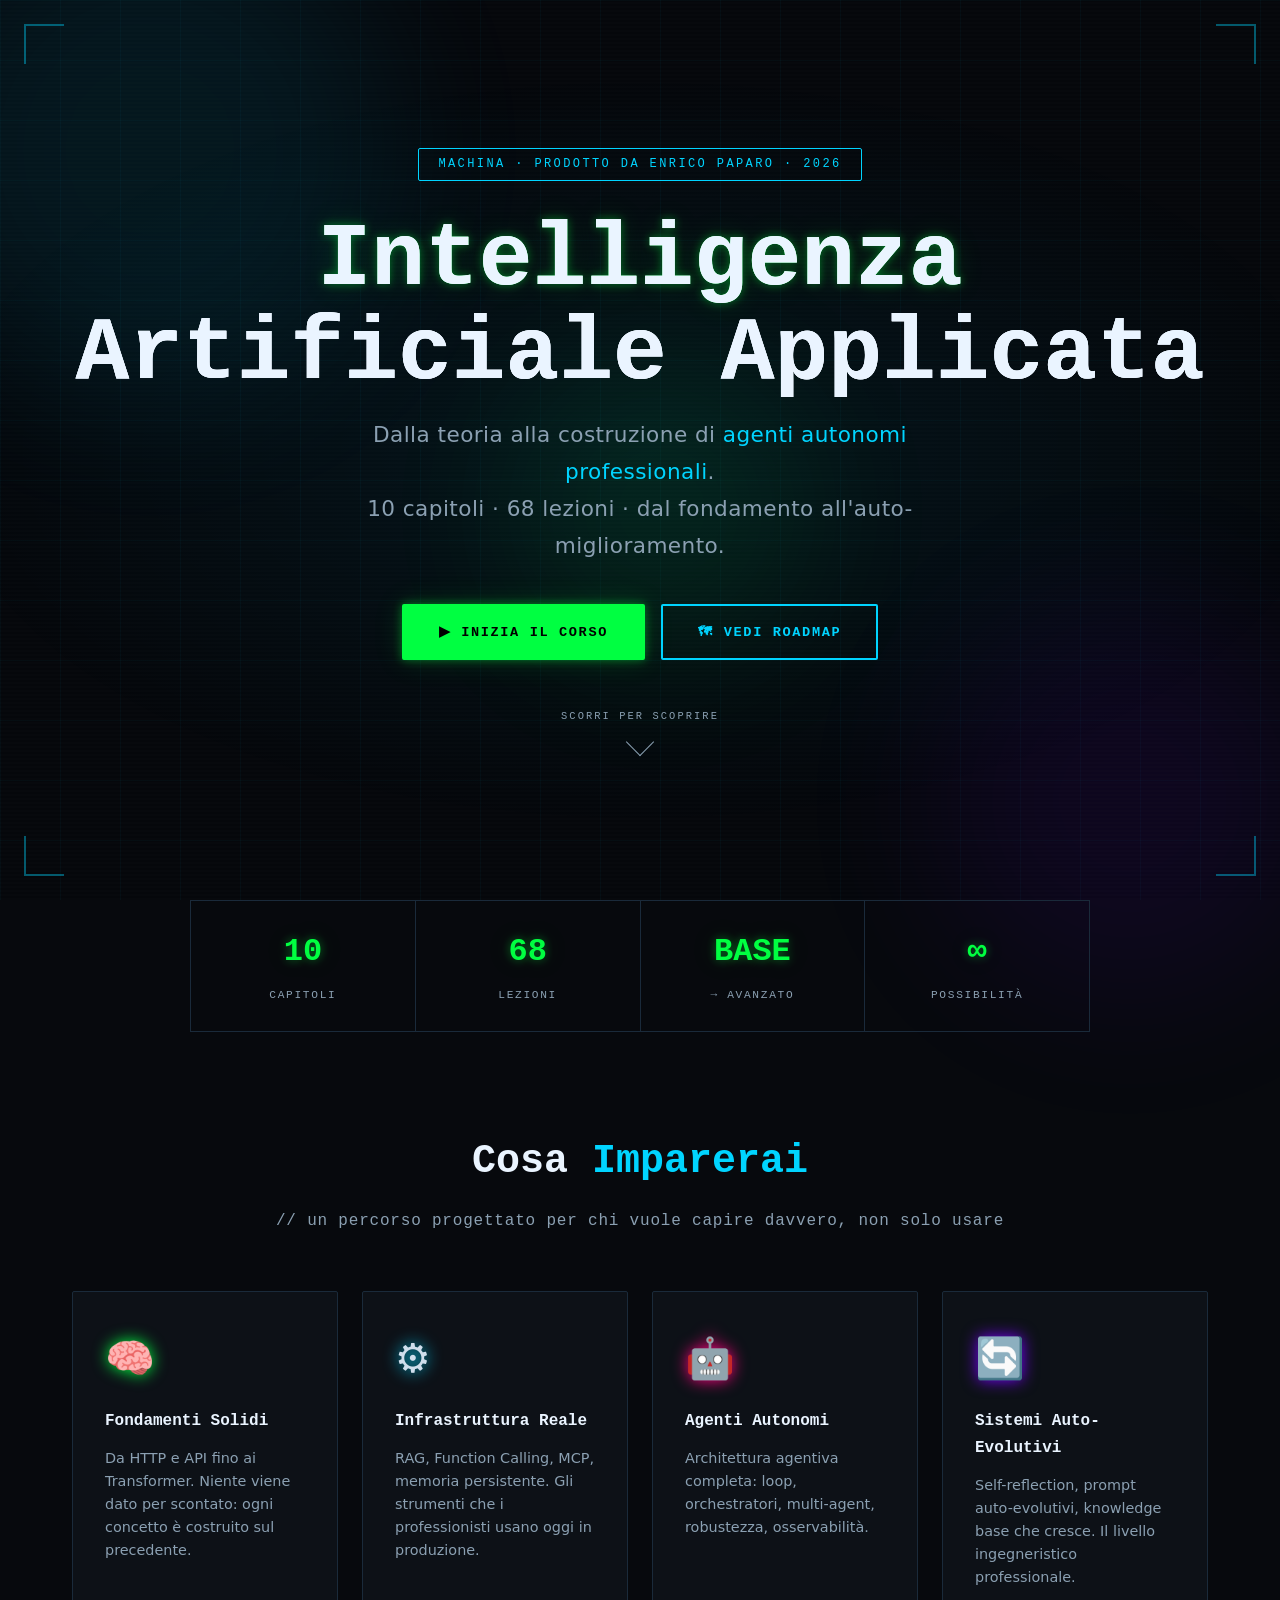
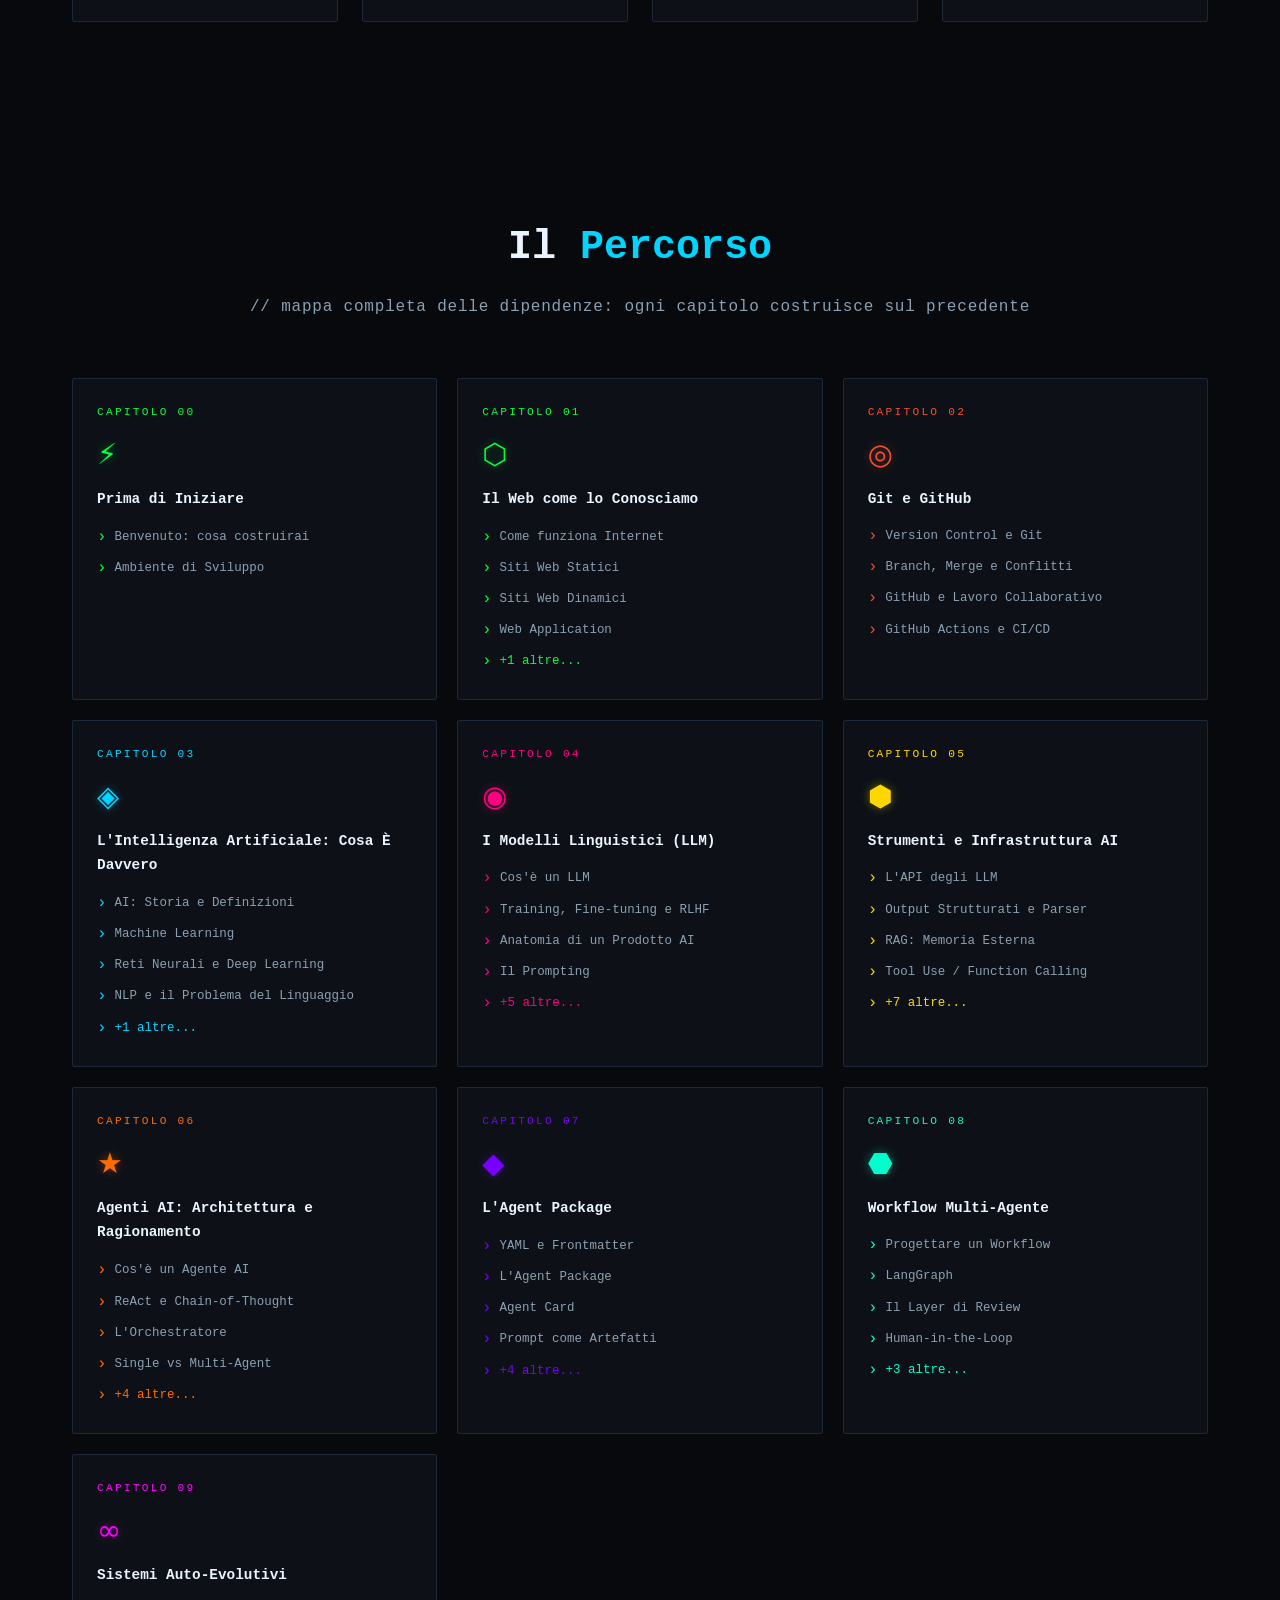
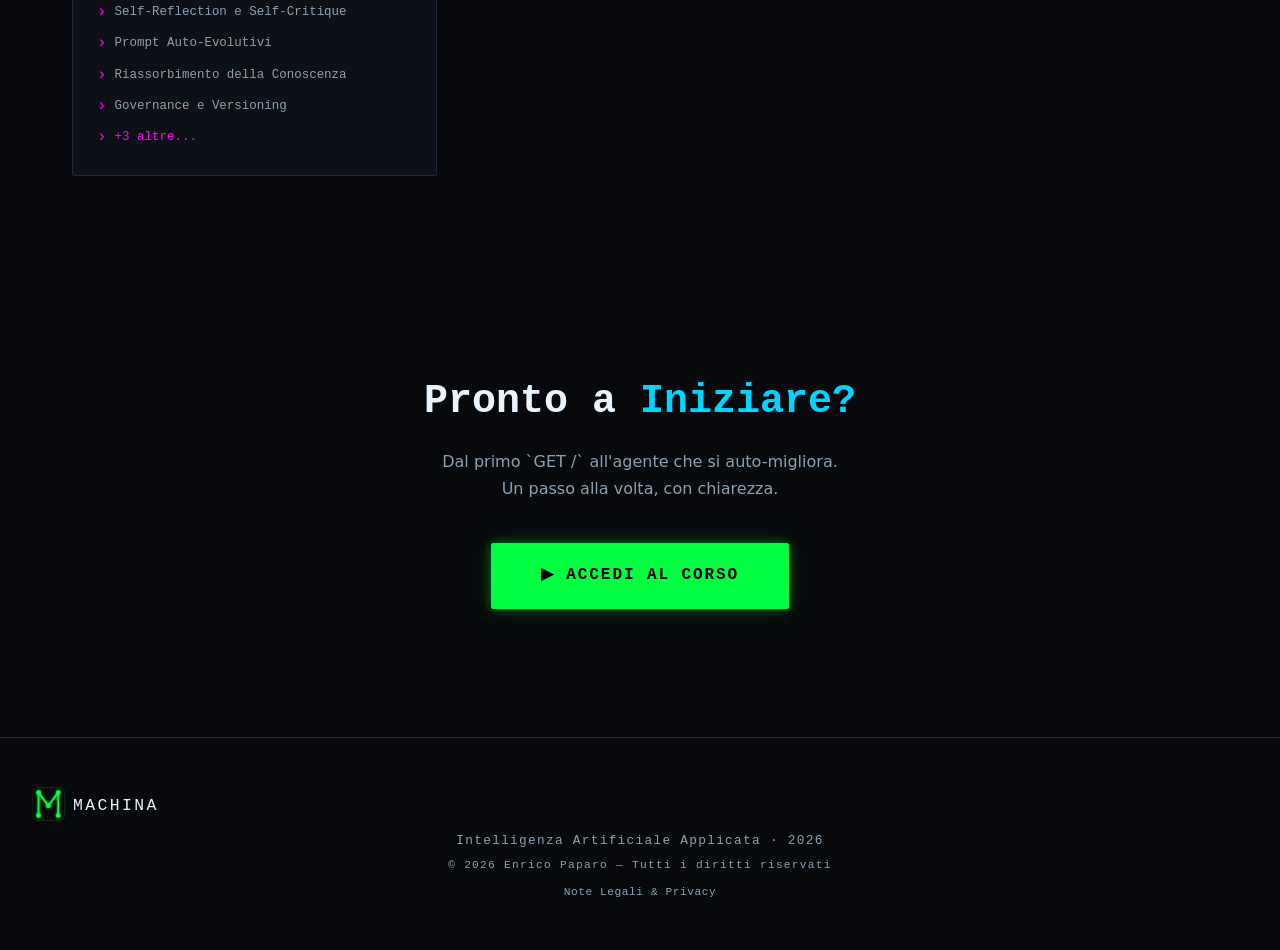
<file: index.html>
<!DOCTYPE html>
<html lang="it">
<head>
  <meta charset="UTF-8">
  <meta name="viewport" content="width=device-width, initial-scale=1.0">
  <title>MACHINA — Intelligenza Artificiale Applicata</title>
  <meta name="description" content="Intelligenza Artificiale Applicata: dalla teoria alla costruzione di agenti professionali. 10 capitoli, 68 lezioni.">
  <link rel="icon" type="image/svg+xml" href="favicon.svg">
  <link rel="stylesheet" href="assets/style.css">
  <style>
    /* Landing-only extras */
    .hero-scroll-hint {
      position: absolute;
      bottom: 2rem;
      left: 50%;
      transform: translateX(-50%);
      display: flex;
      flex-direction: column;
      align-items: center;
      gap: .4rem;
      color: var(--text-dim);
      font-family: 'Share Tech Mono', monospace;
      font-size: .65rem;
      letter-spacing: .2em;
      text-transform: uppercase;
      animation: fadeInUp 1s ease 1.2s both;
    }
    .scroll-arrow {
      width: 20px; height: 20px;
      border-right: 1px solid var(--text-dim);
      border-bottom: 1px solid var(--text-dim);
      transform: rotate(45deg);
      animation: float 1.5s ease-in-out infinite;
    }

    /* Animated corner decorators */
    .corner {
      position: absolute;
      width: 40px; height: 40px;
      border-color: var(--cyan);
      border-style: solid;
      opacity: .4;
    }
    .corner-tl { top: 1.5rem; left: 1.5rem; border-width: 2px 0 0 2px; }
    .corner-tr { top: 1.5rem; right: 1.5rem; border-width: 2px 2px 0 0; }
    .corner-bl { bottom: 1.5rem; left: 1.5rem; border-width: 0 0 2px 2px; }
    .corner-br { bottom: 1.5rem; right: 1.5rem; border-width: 0 2px 2px 0; }

    /* Floating hex particles */
    .particles { position: fixed; inset: 0; pointer-events: none; overflow: hidden; z-index: 0; }
    .particle {
      position: absolute;
      font-family: 'Share Tech Mono', monospace;
      font-size: .9rem;
      color: var(--green);
      opacity: 0;
      animation: particle-drift linear infinite;
    }
    @keyframes particle-drift {
      0%   { opacity: 0; transform: translateY(0) rotate(0deg); }
      10%  { opacity: .15; }
      90%  { opacity: .08; }
      100% { opacity: 0; transform: translateY(-100vh) rotate(360deg); }
    }

    /* Glowing orbs */
    .orb {
      position: fixed; border-radius: 50%;
      filter: blur(80px);
      pointer-events: none; z-index: 0; opacity: .08;
    }
    .orb-1 { width: 500px; height: 500px; background: var(--cyan);    top: -100px; left: -100px; }
    .orb-2 { width: 400px; height: 400px; background: var(--purple);  bottom: -100px; right: -50px; }
    .orb-3 { width: 300px; height: 300px; background: var(--green);   top: 40%; left: 40%; }

    /* Feature card delays */
    .feature-card:nth-child(1) { animation-delay: .1s; }
    .feature-card:nth-child(2) { animation-delay: .2s; }
    .feature-card:nth-child(3) { animation-delay: .3s; }
    .feature-card:nth-child(4) { animation-delay: .4s; }

    /* Roadmap card delays */
    .roadmap-card { animation: fadeInUp .5s ease both; }
    .roadmap-card:nth-child(1) { animation-delay: .1s; }
    .roadmap-card:nth-child(2) { animation-delay: .15s; }
    .roadmap-card:nth-child(3) { animation-delay: .2s; }
    .roadmap-card:nth-child(4) { animation-delay: .25s; }
    .roadmap-card:nth-child(5) { animation-delay: .3s; }
    .roadmap-card:nth-child(6) { animation-delay: .35s; }
    .roadmap-card:nth-child(7) { animation-delay: .4s; }
    .roadmap-card:nth-child(8) { animation-delay: .45s; }

    /* Intersection observer animations */
    .reveal { opacity: 0; transform: translateY(30px); transition: opacity .6s ease, transform .6s ease; }
    .reveal.visible { opacity: 1; transform: translateY(0); }
  </style>
</head>
<body>

<!-- Background layers -->
<div class="grid-bg"></div>
<div class="orb orb-1"></div>
<div class="orb orb-2"></div>
<div class="orb orb-3"></div>
<div class="particles" id="particles"></div>

<!-- ══ HERO ════════════════════════════════════════════════════ -->
<section class="hero">
  <div class="corner corner-tl"></div>
  <div class="corner corner-tr"></div>
  <div class="corner corner-bl"></div>
  <div class="corner corner-br"></div>

  <div class="hero-badge">MACHINA · Prodotto da Enrico Paparo · 2026</div>

  <h1 class="hero-title" data-text="Intelligenza Artificiale Applicata">
    <span class="accent">Intelligenza</span><br>Artificiale Applicata
  </h1>

  <p class="hero-sub">
    Dalla teoria alla costruzione di <em>agenti autonomi professionali</em>.<br>
    10 capitoli · 68 lezioni · dal fondamento all'auto-miglioramento.
  </p>

  <div class="hero-cta">
    <a href="corso.html" class="btn btn-primary">▶ Inizia il Corso</a>
    <a href="corso.html#roadmap" class="btn btn-outline">🗺 Vedi Roadmap</a>
  </div>

  <div class="hero-scroll-hint" style="margin-top:3rem;position:relative;bottom:auto;left:auto;transform:none">
    <span>SCORRI PER SCOPRIRE</span>
    <div class="scroll-arrow"></div>
  </div>
</section>

<!-- ══ STATS ════════════════════════════════════════════════════ -->
<div class="stats-bar reveal">
  <div class="stat">
    <span class="stat-num" data-target="10">0</span>
    <span class="stat-label">Capitoli</span>
  </div>
  <div class="stat">
    <span class="stat-num" data-target="68">0</span>
    <span class="stat-label">Lezioni</span>
  </div>
  <div class="stat">
    <span class="stat-num">BASE</span>
    <span class="stat-label">→ AVANZATO</span>
  </div>
  <div class="stat">
    <span class="stat-num">∞</span>
    <span class="stat-label">Possibilità</span>
  </div>
</div>

<!-- ══ FEATURES ════════════════════════════════════════════════ -->
<section class="section reveal">
  <h2 class="section-title">Cosa <span class="accent">Imparerai</span></h2>
  <p class="section-sub">// un percorso progettato per chi vuole capire davvero, non solo usare</p>

  <div class="features-grid">
    <div class="feature-card" style="--card-color: #00ff41">
      <span class="feature-icon">🧠</span>
      <h3 class="feature-title">Fondamenti Solidi</h3>
      <p class="feature-desc">Da HTTP e API fino ai Transformer. Niente viene dato per scontato: ogni concetto è costruito sul precedente.</p>
    </div>
    <div class="feature-card" style="--card-color: #00d4ff">
      <span class="feature-icon">⚙️</span>
      <h3 class="feature-title">Infrastruttura Reale</h3>
      <p class="feature-desc">RAG, Function Calling, MCP, memoria persistente. Gli strumenti che i professionisti usano oggi in produzione.</p>
    </div>
    <div class="feature-card" style="--card-color: #ff0080">
      <span class="feature-icon">🤖</span>
      <h3 class="feature-title">Agenti Autonomi</h3>
      <p class="feature-desc">Architettura agentiva completa: loop, orchestratori, multi-agent, robustezza, osservabilità.</p>
    </div>
    <div class="feature-card" style="--card-color: #7700ff">
      <span class="feature-icon">🔄</span>
      <h3 class="feature-title">Sistemi Auto-Evolutivi</h3>
      <p class="feature-desc">Self-reflection, prompt auto-evolutivi, knowledge base che cresce. Il livello ingegneristico professionale.</p>
    </div>
  </div>
</section>

<!-- ══ ROADMAP ══════════════════════════════════════════════════ -->
<section class="section reveal">
  <h2 class="section-title">Il <span class="accent">Percorso</span></h2>
  <p class="section-sub">// mappa completa delle dipendenze: ogni capitolo costruisce sul precedente</p>

  <div class="roadmap-grid" id="landing-roadmap">
    <!-- Built by JS -->
  </div>
</section>

<!-- ══ CTA FINALE ═══════════════════════════════════════════════ -->
<section class="section reveal" style="text-align:center;padding-bottom:8rem">
  <div style="max-width:560px;margin:0 auto">
    <h2 class="section-title" style="margin-bottom:.75rem">
      Pronto a <span class="accent">Iniziare?</span>
    </h2>
    <p style="color:var(--text-dim);margin-bottom:2.5rem;font-size:1rem">
      Dal primo `GET /` all'agente che si auto-migliora.<br>
      Un passo alla volta, con chiarezza.
    </p>
    <a href="corso.html" class="btn btn-primary" style="font-size:1rem;padding:1.1rem 3rem">
      ▶ Accedi al Corso
    </a>
  </div>
</section>

<!-- ══ FOOTER ═══════════════════════════════════════════════════ -->
<footer class="site-footer">
  <div class="logo-text">
    <img src="assets/logo.svg" alt="MACHINA" class="footer-logo-img">
  </div>
  <div style="margin-top:.5rem">Intelligenza Artificiale Applicata · 2026</div>
  <div style="margin-top:.25rem;font-size:.7rem;color:var(--text-dim)">© 2026 Enrico Paparo — Tutti i diritti riservati</div>
  <div style="margin-top:.5rem;font-size:.7rem">
    <a href="legal.html" style="color:var(--text-dim);text-decoration:none;letter-spacing:.05em;font-family:'Share Tech Mono',monospace">Note Legali &amp; Privacy</a>
  </div>
</footer>

<script>
  /* ── Particles ─────────────────────────────────────────────── */
  const particleChars = ['⬡','◈','◉','★','∞','◆','⬢','⬣','▲','▶'];
  const container = document.getElementById('particles');
  for (let i = 0; i < 25; i++) {
    const p = document.createElement('div');
    p.className = 'particle';
    p.textContent = particleChars[Math.floor(Math.random() * particleChars.length)];
    p.style.left = Math.random() * 100 + 'vw';
    p.style.animationDuration = (10 + Math.random() * 20) + 's';
    p.style.animationDelay = (Math.random() * 15) + 's';
    p.style.fontSize = (0.5 + Math.random() * 1) + 'rem';
    container.appendChild(p);
  }

  /* ── Counter animation ─────────────────────────────────────── */
  function animateCounter(el) {
    const target = parseInt(el.dataset.target);
    if (isNaN(target)) return;
    let current = 0;
    const step = Math.ceil(target / 40);
    const timer = setInterval(() => {
      current = Math.min(current + step, target);
      el.textContent = current;
      if (current >= target) clearInterval(timer);
    }, 40);
  }

  /* ── Intersection observer ─────────────────────────────────── */
  const observer = new IntersectionObserver((entries) => {
    entries.forEach(entry => {
      if (entry.isIntersecting) {
        entry.target.classList.add('visible');
        // Animate counters when stats bar becomes visible
        entry.target.querySelectorAll('[data-target]').forEach(animateCounter);
        observer.unobserve(entry.target);
      }
    });
  }, { threshold: .15 });

  document.querySelectorAll('.reveal').forEach(el => observer.observe(el));

  /* ── Build roadmap cards ───────────────────────────────────── */
  const MANIFEST_DATA = {
    roadmap: [
      { id:'capitolo-00-setup', numero:0, titolo:'Prima di Iniziare', icona:'⚡', colore:'#00ff41',
        lezioni: [{titolo:'Benvenuto: cosa costruirai'},{titolo:'Ambiente di Sviluppo'}] },
      { id:'capitolo-01-il-web', numero:1, titolo:'Il Web come lo Conosciamo', icona:'⬡', colore:'#00ff41',
        lezioni: [{titolo:'Come funziona Internet'},{titolo:'Siti Web Statici'},{titolo:'Siti Web Dinamici'},{titolo:'Web Application'},{titolo:'Le API'}] },
      { id:'capitolo-02-git-github', numero:2, titolo:'Git e GitHub', icona:'◎', colore:'#f05033',
        lezioni: [{titolo:'Version Control e Git'},{titolo:'Branch, Merge e Conflitti'},{titolo:'GitHub e Lavoro Collaborativo'},{titolo:'GitHub Actions e CI/CD'}] },
      { id:'capitolo-03-intelligenza-artificiale', numero:3, titolo:"L'Intelligenza Artificiale: Cosa È Davvero", icona:'◈', colore:'#00d4ff',
        lezioni: [{titolo:'AI: Storia e Definizioni'},{titolo:'Machine Learning'},{titolo:'Reti Neurali e Deep Learning'},{titolo:'NLP e il Problema del Linguaggio'},{titolo:"L'architettura Transformer"}] },
      { id:'capitolo-04-llm', numero:4, titolo:'I Modelli Linguistici (LLM)', icona:'◉', colore:'#ff0080',
        lezioni: [{titolo:"Cos'è un LLM"},{titolo:'Training, Fine-tuning e RLHF'},{titolo:'Anatomia di un Prodotto AI'},{titolo:'Il Prompting'},{titolo:'Limiti e Allucinazioni'},{titolo:'Il Context Window'},{titolo:'Gestire il Contesto'},{titolo:'Token Economics e Costi'},{titolo:'Fine-Tuning: Quando e Come'}] },
      { id:'capitolo-05-strumenti-infrastruttura', numero:5, titolo:'Strumenti e Infrastruttura AI', icona:'⬢', colore:'#ffd700',
        lezioni: [{titolo:"L'API degli LLM"},{titolo:'Output Strutturati e Parser'},{titolo:'RAG: Memoria Esterna'},{titolo:'Tool Use / Function Calling'},{titolo:'MCP: Model Context Protocol'},{titolo:'Memory nei Sistemi AI'},{titolo:'Vibe Coding'},{titolo:'Embeddings e Vector Database'},{titolo:'Struttura di un Progetto Python Reale'},{titolo:'Streaming e UX Real-Time'},{titolo:'Debugging e Osservabilità degli Agenti'}] },
      { id:'capitolo-06-agenti-architettura', numero:6, titolo:'Agenti AI: Architettura e Ragionamento', icona:'★', colore:'#ff6b00',
        lezioni: [{titolo:"Cos'è un Agente AI"},{titolo:'ReAct e Chain-of-Thought'},{titolo:"L'Orchestratore"},{titolo:'Single vs Multi-Agent'},{titolo:'Errori, Robustezza, Osservabilità'},{titolo:"L'Harness"},{titolo:'Sicurezza e Prompt Injection'},{titolo:'Async e Concorrenza negli Agenti'}] },
      { id:'capitolo-07-agent-package', numero:7, titolo:"L'Agent Package", icona:'◆', colore:'#7700ff',
        lezioni: [{titolo:'YAML e Frontmatter'},{titolo:"L'Agent Package"},{titolo:'Agent Card'},{titolo:'Prompt come Artefatti'},{titolo:'Contratti tra Agenti'},{titolo:'Gli Handoff'},{titolo:'Skills e Skill Library'},{titolo:'Prompt Versioning Pratico'}] },
      { id:'capitolo-08-workflow-multi-agente', numero:8, titolo:'Workflow Multi-Agente', icona:'⬣', colore:'#00ffcc',
        lezioni: [{titolo:'Progettare un Workflow'},{titolo:'LangGraph'},{titolo:'Il Layer di Review'},{titolo:'Human-in-the-Loop'},{titolo:'Valutazione dei Workflow'},{titolo:'Testing e Valutazione degli LLM'},{titolo:'Deployment e Ambienti'}] },
      { id:'capitolo-09-sistemi-auto-evolutivi', numero:9, titolo:'Sistemi Auto-Evolutivi', icona:'∞', colore:'#ff00ff',
        lezioni: [{titolo:'Self-Reflection e Self-Critique'},{titolo:'Prompt Auto-Evolutivi'},{titolo:'Riassorbimento della Conoscenza'},{titolo:'Governance e Versioning'},{titolo:'Progetto Finale'},{titolo:"Etica e Responsabilità nell'AI"},{titolo:'Pubblicare e Monetizzare un Progetto AI'}] },
    ]
  };

  const grid = document.getElementById('landing-roadmap');
  MANIFEST_DATA.roadmap.forEach(ch => {
    const card = document.createElement('a');
    card.className = 'roadmap-card';
    card.href = `corso.html#${ch.id}`;
    card.style.setProperty('--cap-color', ch.colore);

    const lessonsHtml = ch.lezioni.slice(0, 4).map(l =>
      `<div class="roadmap-lesson-item">${l.titolo}</div>`
    ).join('') + (ch.lezioni.length > 4 ? `<div class="roadmap-lesson-item" style="color:var(--cap-color)">+${ch.lezioni.length - 4} altre...</div>` : '');

    card.innerHTML = `
      <div class="roadmap-num">CAPITOLO ${String(ch.numero).padStart(2,'0')}</div>
      <span class="roadmap-icon" style="color:${ch.colore};text-shadow:0 0 10px ${ch.colore}66">${ch.icona}</span>
      <div class="roadmap-title">${ch.titolo}</div>
      <div class="roadmap-lessons">${lessonsHtml}</div>
    `;
    grid.appendChild(card);
  });
</script>

</body>
</html>
</file>
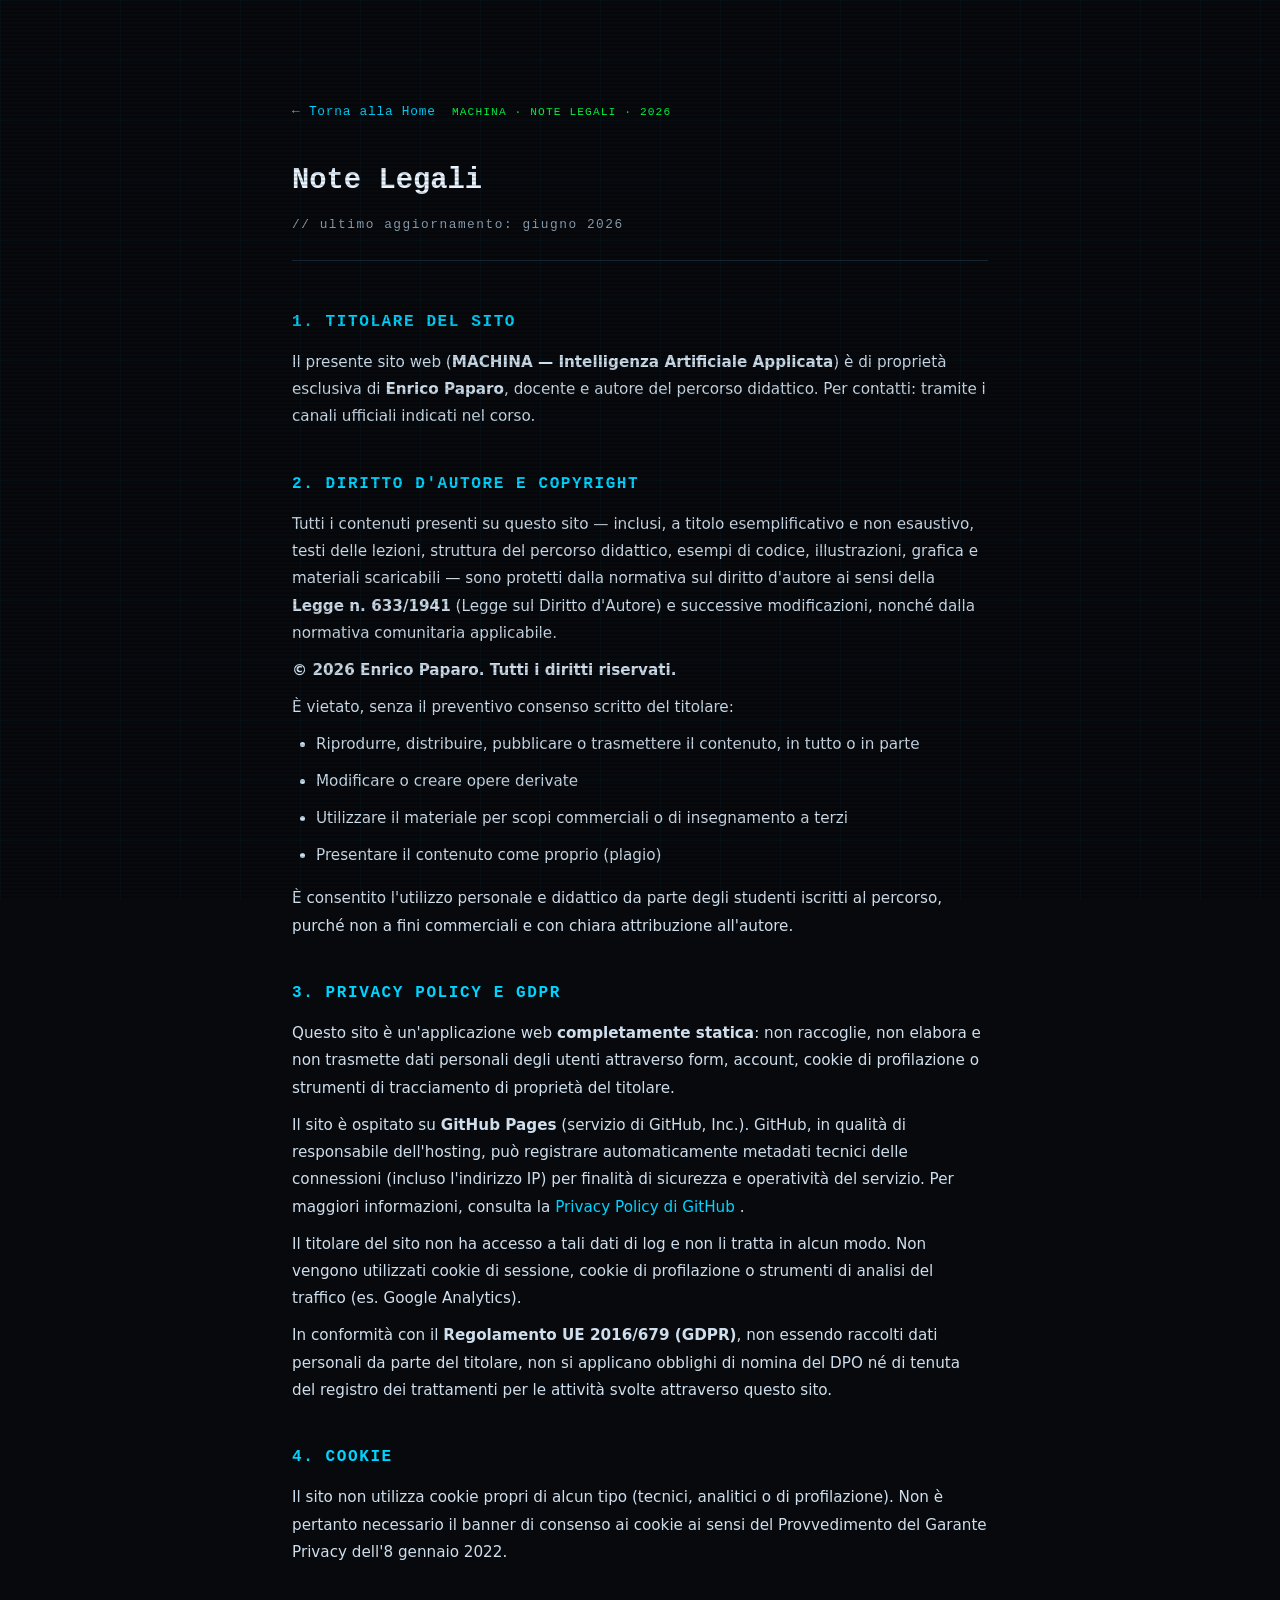
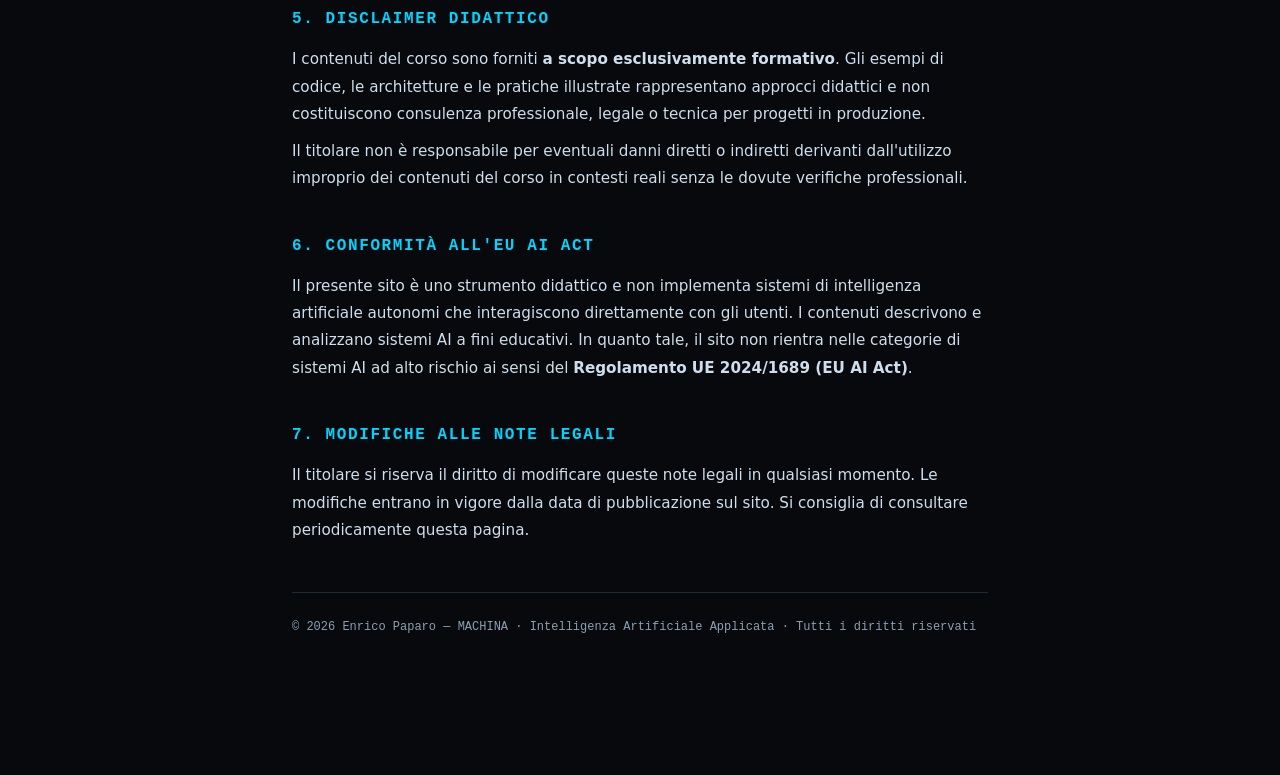
<file: legal.html>
<!DOCTYPE html>
<html lang="it">
<head>
  <meta charset="UTF-8">
  <meta name="viewport" content="width=device-width, initial-scale=1.0">
  <title>Note Legali — MACHINA</title>
  <link rel="icon" type="image/svg+xml" href="favicon.svg">
  <link rel="stylesheet" href="assets/style.css">
  <style>
    .legal-body {
      max-width: 760px;
      margin: 0 auto;
      padding: 6rem 2rem 8rem;
    }
    .legal-body h1 {
      font-family: 'Orbitron', monospace;
      font-size: 1.8rem;
      font-weight: 900;
      color: var(--text-bright);
      margin-bottom: .4rem;
    }
    .legal-body .subtitle {
      font-family: 'Share Tech Mono', monospace;
      font-size: .8rem;
      color: var(--text-dim);
      letter-spacing: .12em;
      margin-bottom: 3rem;
      border-bottom: 1px solid var(--border);
      padding-bottom: 1.5rem;
    }
    .legal-body h2 {
      font-family: 'Orbitron', monospace;
      font-size: 1rem;
      font-weight: 700;
      color: var(--cyan);
      letter-spacing: .1em;
      text-transform: uppercase;
      margin: 2.5rem 0 .8rem;
    }
    .legal-body p, .legal-body li {
      font-size: .95rem;
      color: var(--text);
      line-height: 1.8;
      margin-bottom: .6rem;
    }
    .legal-body ul {
      padding-left: 1.5rem;
      margin-bottom: 1rem;
    }
    .legal-body a { color: var(--cyan); text-decoration: none; }
    .legal-body a:hover { text-decoration: underline; }
    .legal-badge {
      display: inline-block;
      font-family: 'Share Tech Mono', monospace;
      font-size: .7rem;
      letter-spacing: .1em;
      color: var(--green);
      border: 1px solid var(--green)44;
      padding: .2rem .7rem;
      border-radius: 2px;
      margin-bottom: 2rem;
    }
    .back-link {
      display: inline-flex;
      align-items: center;
      gap: .5rem;
      font-family: 'Share Tech Mono', monospace;
      font-size: .8rem;
      color: var(--text-dim);
      text-decoration: none;
      margin-bottom: 2rem;
      letter-spacing: .06em;
      transition: color .2s;
    }
    .back-link:hover { color: var(--cyan); }
  </style>
</head>
<body>
<div class="grid-bg"></div>

<div class="legal-body">
  <a href="index.html" class="back-link">← Torna alla Home</a>

  <div class="legal-badge">MACHINA · NOTE LEGALI · 2026</div>

  <h1>Note Legali</h1>
  <p class="subtitle">// ultimo aggiornamento: giugno 2026</p>

  <!-- ── 1. Titolare ─────────────────────────────────── -->
  <h2>1. Titolare del Sito</h2>
  <p>
    Il presente sito web (<strong>MACHINA — Intelligenza Artificiale Applicata</strong>) è di
    proprietà esclusiva di <strong>Enrico Paparo</strong>, docente e autore del percorso
    didattico. Per contatti: tramite i canali ufficiali indicati nel corso.
  </p>

  <!-- ── 2. Copyright ────────────────────────────────── -->
  <h2>2. Diritto d'Autore e Copyright</h2>
  <p>
    Tutti i contenuti presenti su questo sito — inclusi, a titolo esemplificativo e non
    esaustivo, testi delle lezioni, struttura del percorso didattico, esempi di codice,
    illustrazioni, grafica e materiali scaricabili — sono protetti dalla normativa sul
    diritto d'autore ai sensi della <strong>Legge n. 633/1941</strong> (Legge sul Diritto
    d'Autore) e successive modificazioni, nonché dalla normativa comunitaria applicabile.
  </p>
  <p>
    <strong>© 2026 Enrico Paparo. Tutti i diritti riservati.</strong>
  </p>
  <p>È vietato, senza il preventivo consenso scritto del titolare:</p>
  <ul>
    <li>Riprodurre, distribuire, pubblicare o trasmettere il contenuto, in tutto o in parte</li>
    <li>Modificare o creare opere derivate</li>
    <li>Utilizzare il materiale per scopi commerciali o di insegnamento a terzi</li>
    <li>Presentare il contenuto come proprio (plagio)</li>
  </ul>
  <p>
    È consentito l'utilizzo personale e didattico da parte degli studenti iscritti al percorso,
    purché non a fini commerciali e con chiara attribuzione all'autore.
  </p>

  <!-- ── 3. Privacy Policy ───────────────────────────── -->
  <h2>3. Privacy Policy e GDPR</h2>
  <p>
    Questo sito è un'applicazione web <strong>completamente statica</strong>: non raccoglie,
    non elabora e non trasmette dati personali degli utenti attraverso form, account,
    cookie di profilazione o strumenti di tracciamento di proprietà del titolare.
  </p>
  <p>
    Il sito è ospitato su <strong>GitHub Pages</strong> (servizio di GitHub, Inc.).
    GitHub, in qualità di responsabile dell'hosting, può registrare automaticamente
    metadati tecnici delle connessioni (incluso l'indirizzo IP) per finalità di sicurezza
    e operatività del servizio. Per maggiori informazioni, consulta la
    <a href="https://docs.github.com/en/site-policy/privacy-policies/github-general-privacy-statement" target="_blank" rel="noopener">
      Privacy Policy di GitHub
    </a>.
  </p>
  <p>
    Il titolare del sito non ha accesso a tali dati di log e non li tratta in alcun modo.
    Non vengono utilizzati cookie di sessione, cookie di profilazione o strumenti
    di analisi del traffico (es. Google Analytics).
  </p>
  <p>
    In conformità con il <strong>Regolamento UE 2016/679 (GDPR)</strong>, non essendo
    raccolti dati personali da parte del titolare, non si applicano obblighi di nomina
    del DPO né di tenuta del registro dei trattamenti per le attività svolte attraverso
    questo sito.
  </p>

  <!-- ── 4. Cookie ───────────────────────────────────── -->
  <h2>4. Cookie</h2>
  <p>
    Il sito non utilizza cookie propri di alcun tipo (tecnici, analitici o di profilazione).
    Non è pertanto necessario il banner di consenso ai cookie ai sensi del
    Provvedimento del Garante Privacy dell'8 gennaio 2022.
  </p>

  <!-- ── 5. Disclaimer didattico ────────────────────── -->
  <h2>5. Disclaimer Didattico</h2>
  <p>
    I contenuti del corso sono forniti <strong>a scopo esclusivamente formativo</strong>.
    Gli esempi di codice, le architetture e le pratiche illustrate rappresentano
    approcci didattici e non costituiscono consulenza professionale, legale o tecnica
    per progetti in produzione.
  </p>
  <p>
    Il titolare non è responsabile per eventuali danni diretti o indiretti derivanti
    dall'utilizzo improprio dei contenuti del corso in contesti reali senza le dovute
    verifiche professionali.
  </p>

  <!-- ── 6. EU AI Act ─────────────────────────────────── -->
  <h2>6. Conformità all'EU AI Act</h2>
  <p>
    Il presente sito è uno strumento didattico e non implementa sistemi di
    intelligenza artificiale autonomi che interagiscono direttamente con gli utenti.
    I contenuti descrivono e analizzano sistemi AI a fini educativi.
    In quanto tale, il sito non rientra nelle categorie di sistemi AI ad alto rischio
    ai sensi del <strong>Regolamento UE 2024/1689 (EU AI Act)</strong>.
  </p>

  <!-- ── 7. Modifiche ────────────────────────────────── -->
  <h2>7. Modifiche alle Note Legali</h2>
  <p>
    Il titolare si riserva il diritto di modificare queste note legali in qualsiasi
    momento. Le modifiche entrano in vigore dalla data di pubblicazione sul sito.
    Si consiglia di consultare periodicamente questa pagina.
  </p>

  <p style="margin-top:3rem;font-family:'Share Tech Mono',monospace;font-size:.75rem;color:var(--text-dim);border-top:1px solid var(--border);padding-top:1.5rem">
    © 2026 Enrico Paparo — MACHINA · Intelligenza Artificiale Applicata · Tutti i diritti riservati
  </p>
</div>

</body>
</html>
</file>
<file: assets/style.css>
/* ============================================================
   CYBERPUNK COURSE SITE — Main Stylesheet
   ============================================================ */

:root {
  --bg:          #07090d;
  --bg2:         #0d1117;
  --bg3:         #111820;
  --border:      #1a2a3a;
  --green:       #00ff41;
  --cyan:        #00d4ff;
  --pink:        #ff0080;
  --purple:      #7700ff;
  --gold:        #ffd700;
  --orange:      #ff6b00;
  --magenta:     #ff00ff;
  --teal:        #00ffcc;
  --text:        #cfdeec;
  --text-dim:    #8ba0b2;  /* schiarito per contrasto WCAG AA su sfondo scuro */
  --text-bright: #eaf4ff;
  --sidebar-w:   300px;
  --header-h:    64px;
  --glow-green:  0 0 10px #00ff4166, 0 0 30px #00ff4122;
  --glow-cyan:   0 0 10px #00d4ff66, 0 0 30px #00d4ff22;
  --glow-pink:   0 0 10px #ff008066, 0 0 30px #ff008022;
}

/* ── Tema chiaro (attivato da data-theme="light" su <html>) ─────── */
:root[data-theme="light"] {
  --bg:          #f4f7fb;
  --bg2:         #ffffff;
  --bg3:         #eaeff5;
  --border:      #ccd6e0;
  --green:       #0a7d2c;
  --cyan:        #0a66c2;
  --pink:        #c01e6b;
  --purple:      #6a35c9;
  --gold:        #8a6500;
  --orange:      #c2540a;
  --magenta:     #b81e8f;
  --teal:        #0a7d6b;
  --text:        #1b2733;
  --text-dim:    #51616f;
  --text-bright: #0a1118;
  --glow-green:  none;
  --glow-cyan:   none;
  --glow-pink:   none;
}
/* Su tema chiaro spegni gli effetti di bagliore/scia che servono solo sul nero */
:root[data-theme="light"] .grid-bg { opacity: .5; }
:root[data-theme="light"] .orb,
:root[data-theme="light"] .particles { display: none; }
:root[data-theme="light"] .hero-title { text-shadow: none; }

/* Pulsante toggle tema (header corso + nav landing) */
.theme-toggle {
  background: transparent;
  border: 1px solid var(--border);
  color: var(--text-dim);
  font-size: 1rem;
  line-height: 1;
  width: 34px; height: 30px;
  border-radius: 3px;
  cursor: pointer;
  display: inline-flex; align-items: center; justify-content: center;
  transition: color .2s, border-color .2s, background .2s;
}
.theme-toggle:hover { color: var(--cyan); border-color: var(--cyan); }

*, *::before, *::after { box-sizing: border-box; margin: 0; padding: 0; }

html { scroll-behavior: smooth; }

body {
  font-family: 'Inter', 'Segoe UI', system-ui, sans-serif;
  background: var(--bg);
  color: var(--text);
  line-height: 1.7;
  overflow-x: hidden;
}

/* ── Scrollbar ─────────────────────────────────────────────── */
::-webkit-scrollbar { width: 6px; height: 6px; }
::-webkit-scrollbar-track { background: var(--bg2); }
::-webkit-scrollbar-thumb { background: var(--border); border-radius: 3px; }
::-webkit-scrollbar-thumb:hover { background: var(--cyan); }

/* ── Typography ────────────────────────────────────────────── */
@import url('https://fonts.googleapis.com/css2?family=Orbitron:wght@400;700;900&family=Share+Tech+Mono&family=Inter:wght@300;400;500;600&display=swap');

/* ── Animations ────────────────────────────────────────────── */
@keyframes glitch {
  0%   { clip-path: inset(0 0 95% 0); transform: translate(-3px, 0); }
  5%   { clip-path: inset(20% 0 60% 0); transform: translate(3px, 0); }
  10%  { clip-path: inset(50% 0 30% 0); transform: translate(-2px, 0); }
  15%  { clip-path: inset(80% 0 5% 0); transform: translate(2px, 0); }
  20%  { clip-path: inset(0 0 0 0); transform: translate(0, 0); }
  100% { clip-path: inset(0 0 0 0); transform: translate(0, 0); }
}

@keyframes glitch2 {
  0%   { clip-path: inset(60% 0 20% 0); transform: translate(3px, 0); color: var(--pink); }
  5%   { clip-path: inset(10% 0 80% 0); transform: translate(-3px, 0); color: var(--cyan); }
  10%  { clip-path: inset(40% 0 40% 0); transform: translate(2px, 0); color: var(--green); }
  15%  { clip-path: inset(5% 0 90% 0); transform: translate(-2px, 0); color: var(--pink); }
  20%  { clip-path: inset(0 0 0 0); transform: translate(0); color: inherit; }
  100% { clip-path: inset(0 0 0 0); transform: translate(0); color: inherit; }
}

@keyframes scanline {
  0%   { transform: translateY(-100%); }
  100% { transform: translateY(100vh); }
}

@keyframes pulse-border {
  0%, 100% { border-color: var(--cyan); box-shadow: var(--glow-cyan); }
  50%       { border-color: var(--green); box-shadow: var(--glow-green); }
}

@keyframes float {
  0%, 100% { transform: translateY(0); }
  50%       { transform: translateY(-12px); }
}

@keyframes fadeInUp {
  from { opacity: 0; transform: translateY(30px); }
  to   { opacity: 1; transform: translateY(0); }
}

@keyframes fadeInLeft {
  from { opacity: 0; transform: translateX(-30px); }
  to   { opacity: 1; transform: translateX(0); }
}

@keyframes blink { 0%, 100% { opacity: 1; } 50% { opacity: 0; } }

@keyframes grid-move {
  0%   { background-position: 0 0; }
  100% { background-position: 60px 60px; }
}

@keyframes neon-flicker {
  0%, 19%, 21%, 23%, 25%, 54%, 56%, 100% { opacity: 1; }
  20%, 24%, 55% { opacity: 0.4; }
}

@keyframes spin-slow {
  from { transform: rotate(0deg); }
  to   { transform: rotate(360deg); }
}


/* ╔══════════════════════════════════════════════════════════╗
   ║  LANDING PAGE                                           ║
   ╚══════════════════════════════════════════════════════════╝ */

/* ── Grid Background ───────────────────────────────────────── */
.grid-bg {
  position: fixed; inset: 0; z-index: 0; pointer-events: none;
  background-image:
    linear-gradient(rgba(0,212,255,.04) 1px, transparent 1px),
    linear-gradient(90deg, rgba(0,212,255,.04) 1px, transparent 1px);
  background-size: 60px 60px;
  animation: grid-move 8s linear infinite;
}

/* Scanline overlay */
.grid-bg::after {
  content: '';
  position: fixed; inset: 0;
  background: repeating-linear-gradient(
    0deg,
    transparent,
    transparent 2px,
    rgba(0,0,0,.15) 2px,
    rgba(0,0,0,.15) 4px
  );
  pointer-events: none;
}

/* ── Hero ──────────────────────────────────────────────────── */
.hero {
  position: relative; z-index: 1;
  min-height: 100vh;
  display: flex; flex-direction: column;
  justify-content: center; align-items: center;
  text-align: center;
  padding: 2rem;
  overflow: hidden;
}

.hero::before {
  content: '';
  position: absolute; inset: 0;
  background: radial-gradient(ellipse 80% 60% at 50% 50%, rgba(0,212,255,.07) 0%, transparent 70%);
  pointer-events: none;
}

.hero-badge {
  font-family: 'Share Tech Mono', monospace;
  font-size: .75rem;
  letter-spacing: .2em;
  color: var(--cyan);
  border: 1px solid var(--cyan);
  padding: .35rem 1.2rem;
  border-radius: 2px;
  margin-bottom: 2rem;
  animation: fadeInUp .6s ease both, pulse-border 3s ease-in-out infinite;
  text-transform: uppercase;
}

.hero-title {
  font-family: 'Orbitron', monospace;
  font-weight: 900;
  font-size: clamp(2.5rem, 7vw, 6rem);
  line-height: 1.05;
  color: var(--text-bright);
  margin-bottom: 1rem;
  position: relative;
  animation: fadeInUp .8s ease .2s both;
}

.hero-title .accent { color: var(--green); text-shadow: var(--glow-green); }

.hero-title::before,
.hero-title::after {
  content: attr(data-text);
  position: absolute; inset: 0;
  animation-duration: 4s;
  animation-iteration-count: infinite;
}
.hero-title::before { animation-name: glitch;  animation-delay: 0s; }
.hero-title::after  { animation-name: glitch2; animation-delay: .1s; }

.hero-sub {
  font-size: clamp(1rem, 2.5vw, 1.35rem);
  color: var(--text-dim);
  max-width: 640px;
  margin: 0 auto 2.5rem;
  animation: fadeInUp .8s ease .4s both;
  font-weight: 300;
  letter-spacing: .02em;
}

.hero-sub em { color: var(--cyan); font-style: normal; }

.hero-cta {
  display: flex; gap: 1rem; flex-wrap: wrap; justify-content: center;
  animation: fadeInUp .8s ease .6s both;
}

.btn {
  display: inline-flex; align-items: center; gap: .5rem;
  font-family: 'Orbitron', monospace;
  font-size: .85rem;
  font-weight: 700;
  letter-spacing: .12em;
  text-decoration: none;
  padding: .9rem 2.2rem;
  border-radius: 2px;
  border: 2px solid transparent;
  cursor: pointer;
  transition: all .25s ease;
  position: relative;
  overflow: hidden;
  text-transform: uppercase;
}

.btn::before {
  content: '';
  position: absolute; inset: 0;
  background: currentColor;
  opacity: 0;
  transition: opacity .25s;
}
.btn:hover::before { opacity: .08; }

.btn-primary {
  background: var(--green);
  color: #000;
  border-color: var(--green);
  box-shadow: var(--glow-green);
}
.btn-primary:hover {
  background: transparent;
  color: var(--green);
  box-shadow: 0 0 20px #00ff4188, 0 0 60px #00ff4133;
}

.btn-outline {
  background: transparent;
  color: var(--cyan);
  border-color: var(--cyan);
}
.btn-outline:hover {
  background: var(--cyan);
  color: #000;
  box-shadow: var(--glow-cyan);
}

/* ── Stats Bar ─────────────────────────────────────────────── */
.stats-bar {
  position: relative; z-index: 1;
  display: flex; flex-wrap: wrap; justify-content: center; gap: 0;
  margin: 0 auto;
  max-width: 900px;
  border: 1px solid var(--border);
  animation: fadeInUp .8s ease .8s both;
}

.stat {
  flex: 1; min-width: 140px;
  padding: 1.5rem 2rem;
  border-right: 1px solid var(--border);
  text-align: center;
  position: relative;
  overflow: hidden;
  transition: background .2s;
}
.stat:last-child { border-right: none; }
.stat:hover { background: rgba(0,212,255,.04); }

.stat-num {
  font-family: 'Orbitron', monospace;
  font-size: 2rem;
  font-weight: 900;
  color: var(--green);
  text-shadow: var(--glow-green);
  display: block;
}
.stat-label {
  font-family: 'Share Tech Mono', monospace;
  font-size: .7rem;
  color: var(--text-dim);
  letter-spacing: .15em;
  text-transform: uppercase;
  margin-top: .25rem;
}

/* ── Features Section ──────────────────────────────────────── */
.section {
  position: relative; z-index: 1;
  padding: 6rem 2rem;
  max-width: 1200px;
  margin: 0 auto;
}

.section-title {
  font-family: 'Orbitron', monospace;
  font-size: clamp(1.5rem, 4vw, 2.5rem);
  font-weight: 900;
  text-align: center;
  margin-bottom: .75rem;
  color: var(--text-bright);
}
.section-title .accent { color: var(--cyan); }

.section-sub {
  text-align: center;
  color: var(--text-dim);
  margin-bottom: 3.5rem;
  font-size: 1rem;
  font-family: 'Share Tech Mono', monospace;
  letter-spacing: .05em;
}

.divider {
  display: flex; align-items: center; gap: 1rem;
  margin: 0 auto 3.5rem;
  max-width: 300px;
}
.divider::before, .divider::after {
  content: ''; flex: 1; height: 1px;
  background: linear-gradient(90deg, transparent, var(--cyan));
}
.divider::after { background: linear-gradient(90deg, var(--cyan), transparent); }
.divider-icon { color: var(--cyan); font-size: 1.2rem; }

/* ── Feature Cards ─────────────────────────────────────────── */
.features-grid {
  display: grid;
  grid-template-columns: repeat(auto-fit, minmax(260px, 1fr));
  gap: 1.5rem;
}

.feature-card {
  background: var(--bg2);
  border: 1px solid var(--border);
  padding: 2rem;
  border-radius: 2px;
  position: relative;
  overflow: hidden;
  transition: transform .3s ease, border-color .3s, box-shadow .3s;
  animation: fadeInUp .6s ease both;
}

.feature-card::before {
  content: '';
  position: absolute; top: 0; left: 0; right: 0; height: 2px;
  background: linear-gradient(90deg, transparent, var(--card-color, var(--cyan)), transparent);
  opacity: 0;
  transition: opacity .3s;
}
.feature-card:hover::before { opacity: 1; }
.feature-card:hover {
  transform: translateY(-6px);
  border-color: var(--card-color, var(--cyan));
  box-shadow: 0 8px 40px rgba(0,0,0,.4);
}

.feature-icon {
  font-size: 2.5rem;
  margin-bottom: 1rem;
  display: block;
  filter: drop-shadow(0 0 8px var(--card-color, var(--cyan)));
}
.feature-title {
  font-family: 'Orbitron', monospace;
  font-size: 1rem;
  font-weight: 700;
  margin-bottom: .75rem;
  color: var(--text-bright);
}
.feature-desc { font-size: .9rem; color: var(--text-dim); line-height: 1.6; }

/* ── Roadmap Section ───────────────────────────────────────── */
.roadmap-grid {
  display: grid;
  grid-template-columns: repeat(auto-fit, minmax(280px, 1fr));
  gap: 1.25rem;
}

.roadmap-card {
  background: var(--bg2);
  border: 1px solid var(--border);
  padding: 1.5rem;
  border-radius: 2px;
  position: relative;
  overflow: hidden;
  cursor: pointer;
  transition: all .3s ease;
  text-decoration: none;
  color: inherit;
  display: block;
}

.roadmap-card::after {
  content: '';
  position: absolute; inset: 0;
  background: linear-gradient(135deg, var(--cap-color, var(--cyan))08, transparent);
  opacity: 0;
  transition: opacity .3s;
}
.roadmap-card:hover::after { opacity: 1; }
.roadmap-card:hover {
  border-color: var(--cap-color, var(--cyan));
  transform: translateY(-4px);
  box-shadow: 0 8px 40px rgba(0,0,0,.3), 0 0 0 1px var(--cap-color, var(--cyan))44;
}

.roadmap-num {
  font-family: 'Share Tech Mono', monospace;
  font-size: .7rem;
  letter-spacing: .2em;
  color: var(--cap-color, var(--cyan));
  margin-bottom: .5rem;
  text-transform: uppercase;
}
.roadmap-icon { font-size: 1.8rem; margin-bottom: .5rem; display: block; }
.roadmap-title {
  font-family: 'Orbitron', monospace;
  font-size: .9rem;
  font-weight: 700;
  color: var(--text-bright);
  margin-bottom: .75rem;
}
.roadmap-lessons {
  display: flex; flex-direction: column; gap: .25rem;
}
.roadmap-lesson-item {
  font-size: .78rem;
  color: var(--text-dim);
  font-family: 'Share Tech Mono', monospace;
  display: flex; align-items: center; gap: .5rem;
}
.roadmap-lesson-item::before {
  content: '›';
  color: var(--cap-color, var(--cyan));
  font-size: 1rem;
}

/* ── Footer ────────────────────────────────────────────────── */
.site-footer {
  position: relative; z-index: 1;
  border-top: 1px solid var(--border);
  padding: 3rem 2rem;
  text-align: center;
  color: var(--text-dim);
  font-family: 'Share Tech Mono', monospace;
  font-size: .8rem;
  letter-spacing: .1em;
}
.site-footer .logo-text { color: var(--cyan); font-family: 'Orbitron', monospace; }
.footer-logo-img { height: 36px; width: auto; display: block; }


/* ╔══════════════════════════════════════════════════════════╗
   ║  COURSE PAGE (corso.html)                               ║
   ╚══════════════════════════════════════════════════════════╝ */

/* ── Layout ────────────────────────────────────────────────── */
.course-layout {
  display: grid;
  grid-template-columns: var(--sidebar-w) 1fr;
  grid-template-rows: var(--header-h) 1fr;
  min-height: 100vh;
}

/* ── Header ────────────────────────────────────────────────── */
.site-header {
  grid-column: 1 / -1;
  height: var(--header-h);
  background: rgba(7,9,13,.95);
  border-bottom: 1px solid var(--border);
  backdrop-filter: blur(12px);
  display: flex; align-items: center;
  padding: 0 1.5rem;
  gap: 1rem;
  position: sticky; top: 0; z-index: 100;
}

.header-logo {
  font-family: 'Orbitron', monospace;
  font-weight: 900;
  font-size: 1rem;
  color: var(--green);
  text-shadow: var(--glow-green);
  text-decoration: none;
  letter-spacing: .05em;
  white-space: nowrap;
  display: flex;
  align-items: center;
}
.header-logo-img { height: 32px; width: auto; }

.header-logo span { color: var(--text-dim); font-weight: 400; }

.header-divider { flex: 1; }

.header-breadcrumb {
  font-family: 'Share Tech Mono', monospace;
  font-size: .75rem;
  color: var(--text-dim);
  letter-spacing: .05em;
  white-space: nowrap;
  overflow: hidden;
  text-overflow: ellipsis;
  max-width: 400px;
}
.header-breadcrumb span { color: var(--cyan); }

.header-home-btn {
  font-family: 'Share Tech Mono', monospace;
  font-size: .75rem;
  color: var(--text-dim);
  text-decoration: none;
  border: 1px solid var(--border);
  padding: .35rem .9rem;
  border-radius: 2px;
  transition: all .2s;
  white-space: nowrap;
}
.header-home-btn:hover { color: var(--green); border-color: var(--green); }

/* ── Sidebar ───────────────────────────────────────────────── */
.sidebar {
  background: var(--bg2);
  border-right: 1px solid var(--border);
  overflow-y: auto;
  position: sticky;
  top: var(--header-h);
  height: calc(100vh - var(--header-h));
}

.sidebar-overlay { display: none; }

.sidebar-header {
  padding: 1.25rem 1.25rem .75rem;
  border-bottom: 1px solid var(--border);
}

.sidebar-title {
  font-family: 'Share Tech Mono', monospace;
  font-size: .65rem;
  letter-spacing: .2em;
  color: var(--text-dim);
  text-transform: uppercase;
  margin-bottom: .5rem;
}


/* ── Chapter Items ─────────────────────────────────────────── */
.chapter-item { border-bottom: 1px solid var(--border); }

.chapter-header {
  display: flex; align-items: center; gap: .75rem;
  padding: .9rem 1.25rem;
  cursor: pointer;
  transition: background .2s;
  user-select: none;
  position: relative;
}
.chapter-header:hover { background: rgba(0,212,255,.04); }
.chapter-header.active { background: rgba(0,255,65,.04); }

.chapter-icon {
  font-size: 1rem;
  flex-shrink: 0;
  filter: drop-shadow(0 0 4px var(--chap-color, var(--cyan)));
}
.chapter-num {
  font-family: 'Share Tech Mono', monospace;
  font-size: .6rem;
  color: var(--text-dim);
  letter-spacing: .1em;
}
.chapter-name {
  font-size: .82rem;
  font-weight: 500;
  color: var(--text);
  flex: 1;
  line-height: 1.3;
}
.chapter-toggle {
  font-size: .7rem;
  color: var(--text-dim);
  transition: transform .25s ease;
  flex-shrink: 0;
}
.chapter-item.open .chapter-toggle { transform: rotate(90deg); }

/* ── Lesson List ───────────────────────────────────────────── */
.lessons-list {
  overflow: hidden;
  max-height: 0;
  transition: max-height .35s ease;
}
.chapter-item.open .lessons-list {
  max-height: 600px;
}

.lesson-link {
  display: flex; align-items: flex-start; gap: .6rem;
  padding: .55rem 1.25rem .55rem 2.8rem;
  font-size: .78rem;
  color: var(--text-dim);
  text-decoration: none;
  cursor: pointer;
  transition: background .15s, color .15s, border-left-color .15s;
  border-left: 2px solid transparent;
  position: relative;
}
.lesson-link:hover {
  background: rgba(0,212,255,.04);
  color: var(--text);
  border-left-color: var(--chap-color, var(--cyan));
}
.lesson-link.active {
  background: rgba(0,255,65,.06);
  color: var(--green);
  border-left-color: var(--green);
  font-weight: 500;
}
.lesson-link.active::before {
  content: '';
  position: absolute; left: 0; top: 0; bottom: 0; width: 2px;
  background: var(--green);
  box-shadow: 0 0 8px var(--green);
}

.lesson-dot {
  width: 5px; height: 5px;
  border-radius: 50%;
  background: var(--border);
  flex-shrink: 0;
  margin-top: 4px;
  transition: background .15s;
}
.lesson-link:hover .lesson-dot  { background: var(--chap-color, var(--cyan)); }
.lesson-link.active .lesson-dot { background: var(--green); box-shadow: 0 0 6px var(--green); }

/* ── Sidebar Search ────────────────────────────────────────── */
.sidebar-search {
  padding: .75rem 1rem .5rem;
}
.sidebar-search input {
  width: 100%;
  background: var(--bg3);
  border: 1px solid var(--border);
  border-radius: 2px;
  color: var(--text);
  font-family: 'Share Tech Mono', monospace;
  font-size: .78rem;
  padding: .5rem .75rem;
  outline: none;
  transition: border-color .2s;
}
.sidebar-search input::placeholder { color: var(--text-dim); }
.sidebar-search input:focus { border-color: var(--cyan); }

/* ── Filtro / badge "Percorso Core" ───────────────────────────── */
.core-filter {
  display: flex; align-items: center; gap: .4rem;
  margin-top: .55rem;
  font-family: 'Share Tech Mono', monospace;
  font-size: .72rem;
  color: var(--text-dim);
  cursor: pointer;
  user-select: none;
  white-space: nowrap;
}
.core-filter input { accent-color: var(--gold); cursor: pointer; }
.core-filter .core-star { color: var(--gold); }
.lesson-core-badge {
  margin-left: auto;
  color: var(--gold);
  font-size: .8rem;
  line-height: 1;
  flex: 0 0 auto;
}
.meta-tag.core {
  color: var(--gold);
  border-color: var(--gold);
  background: rgba(255,215,0,.06);
  letter-spacing: .06em;
}

/* ── Roadmap Button ────────────────────────────────────────── */
.sidebar-roadmap-btn {
  display: flex; align-items: center; gap: .75rem;
  padding: 1rem 1.25rem;
  font-size: .82rem;
  color: var(--text-dim);
  cursor: pointer;
  border-top: 1px solid var(--border);
  border-bottom: 1px solid var(--border);
  margin-bottom: .5rem;
  transition: background .2s, color .2s;
  font-family: 'Share Tech Mono', monospace;
  letter-spacing: .05em;
}
/* Due bottoni adiacenti (Roadmap + Glossario): niente gap né bordo doppio */
.sidebar-roadmap-btn + .sidebar-roadmap-btn {
  border-top: none;
  margin-top: -.5rem;
}
.sidebar-roadmap-btn:hover { background: rgba(255,0,128,.04); color: var(--pink); }
.sidebar-roadmap-btn.active { color: var(--pink); background: rgba(255,0,128,.06); }

/* ── Main Content ──────────────────────────────────────────── */
.content-area {
  overflow-y: auto;
  height: calc(100vh - var(--header-h));
  background: var(--bg);
  grid-column: 2;
  grid-row: 2;
}

.content-inner {
  max-width: 820px;
  margin: 0 auto;
  padding: 3rem 2.5rem 6rem;
  animation: fadeInUp .4s ease both;
}

/* Lesson meta bar */
.lesson-meta {
  display: flex; flex-wrap: wrap; align-items: center; gap: .75rem;
  margin-bottom: 2rem;
  font-family: 'Share Tech Mono', monospace;
  font-size: .8rem;
  color: var(--text-dim);
  letter-spacing: .08em;
}
.meta-tag {
  border: 1px solid var(--border);
  padding: .2rem .7rem;
  border-radius: 2px;
}
.meta-tag.difficulty { color: var(--gold); border-color: var(--gold)44; }
.meta-tag.duration { color: var(--cyan); border-color: var(--cyan)44; }
.meta-tag.chapter { color: var(--green); border-color: var(--green)44; }
.meta-tag.progress { color: var(--text-dim); border-color: var(--border); margin-left: auto; }

/* Prerequisites row */
.meta-prereqs {
  display: flex; flex-wrap: wrap; align-items: center; gap: .5rem;
  margin-bottom: 1.5rem;
  font-family: 'Share Tech Mono', monospace;
  font-size: .78rem;
}
.prereq-label { color: var(--text-dim); letter-spacing: .06em; }
.meta-tag.prereq {
  color: var(--cyan); border-color: var(--cyan)44;
  cursor: pointer; text-decoration: none;
  transition: background .15s;
}
.meta-tag.prereq:hover { background: rgba(0,212,255,.08); }

/* ── Markdown Content ──────────────────────────────────────── */
.md-content h1 {
  font-family: 'Orbitron', monospace;
  font-size: clamp(1.6rem, 4vw, 2.2rem);
  font-weight: 900;
  color: var(--text-bright);
  margin-bottom: 1.5rem;
  line-height: 1.15;
  padding-bottom: 1rem;
  border-bottom: 1px solid var(--border);
  position: relative;
}
.md-content h1::after {
  content: '';
  position: absolute; bottom: -1px; left: 0; width: 60px; height: 2px;
  background: var(--green);
  box-shadow: var(--glow-green);
}

.md-content h2 {
  font-family: 'Orbitron', monospace;
  font-size: 1.2rem;
  font-weight: 700;
  color: var(--cyan);
  margin: 2.5rem 0 1rem;
  text-shadow: 0 0 20px rgba(0,212,255,.3);
  display: flex; align-items: center; gap: .75rem;
}
.md-content h2::before {
  content: '//';
  color: var(--text-dim);
  font-family: 'Share Tech Mono', monospace;
  font-size: .85rem;
  font-weight: 400;
}

.md-content h3 {
  font-size: 1rem;
  font-weight: 600;
  color: var(--green);
  margin: 2rem 0 .75rem;
  font-family: 'Share Tech Mono', monospace;
  letter-spacing: .05em;
}
.md-content h3::before { content: '> '; color: var(--text-dim); }

.md-content h4 {
  font-size: .9rem;
  font-weight: 600;
  color: var(--gold);
  margin: 1.5rem 0 .5rem;
}

.md-content {
  font-size: 1.02rem;
}
.md-content p {
  margin-bottom: 1.25rem;
  color: var(--text);
  font-size: 1.02rem;
  line-height: 1.85;
}

.md-content strong { color: var(--text-bright); font-weight: 600; }
.md-content em { color: var(--cyan); font-style: italic; }

.md-content a { color: var(--cyan); text-decoration: underline; }
.md-content a:hover { color: var(--green); }

.md-content ul, .md-content ol {
  margin: 1rem 0 1.25rem 1.5rem;
  color: var(--text);
  font-size: 1.02rem;
}
.md-content li { margin-bottom: .45rem; line-height: 1.75; }
.md-content li::marker { color: var(--green); }

.md-content blockquote {
  border-left: 3px solid var(--cyan);
  background: rgba(0,212,255,.05);
  padding: 1rem 1.5rem;
  margin: 1.5rem 0;
  border-radius: 0 2px 2px 0;
  color: var(--text);
  font-style: italic;
}
.md-content blockquote::before {
  content: '"';
  font-size: 2rem;
  color: var(--cyan);
  line-height: 0;
  vertical-align: -.4em;
  margin-right: .25rem;
  opacity: .5;
}

.md-content code {
  font-family: 'Share Tech Mono', monospace;
  font-size: .85em;
  background: var(--bg3);
  color: var(--green);
  padding: .15em .45em;
  border-radius: 2px;
  border: 1px solid var(--border);
}

.md-content pre {
  background: var(--bg3);
  border: 1px solid var(--border);
  border-left: 3px solid var(--green);
  border-radius: 2px;
  padding: 1.6rem 1.5rem 1.25rem;
  overflow-x: auto;
  margin: 1.5rem 0;
  position: relative;
}
.md-content pre::before {
  content: '> EXEC';
  position: absolute; top: .5rem; left: 1rem;
  font-family: 'Share Tech Mono', monospace;
  font-size: .65rem;
  color: var(--text-dim);
  letter-spacing: .15em;
}
/* Pulsante "Copia" sui blocchi di codice */
.copy-btn {
  position: absolute; top: .35rem; right: .5rem;
  font-family: 'Share Tech Mono', monospace;
  font-size: .62rem; letter-spacing: .1em;
  color: var(--text-dim);
  background: var(--bg2);
  border: 1px solid var(--border);
  border-radius: 2px;
  padding: .15rem .5rem;
  cursor: pointer;
  opacity: .65;
  transition: opacity .15s, color .15s, border-color .15s;
}
.copy-btn:hover { opacity: 1; color: var(--cyan); border-color: var(--cyan); }
.copy-btn.copied { color: var(--green); border-color: var(--green); opacity: 1; }
.md-content pre code {
  background: none; border: none; padding: 0;
  color: var(--text);
  font-size: .85rem;
  line-height: 1.7;
}

/* ── Syntax highlighting (highlight.js) legato alla palette ──────── */
.hljs-comment, .hljs-quote { color: var(--text-dim); font-style: italic; }
.hljs-keyword, .hljs-selector-tag, .hljs-built_in, .hljs-name, .hljs-tag { color: var(--pink); }
.hljs-string, .hljs-title, .hljs-section, .hljs-attribute, .hljs-literal,
.hljs-template-tag, .hljs-template-variable, .hljs-type, .hljs-addition { color: var(--green); }
.hljs-number, .hljs-symbol, .hljs-bullet, .hljs-meta, .hljs-link { color: var(--gold); }
.hljs-title.function_, .hljs-function .hljs-title, .hljs-attr { color: var(--cyan); }
.hljs-variable, .hljs-params { color: var(--text-bright); }
.hljs-deletion { color: var(--orange); }
.hljs-emphasis { font-style: italic; }
.hljs-strong { font-weight: 700; }

/* ── Diagrammi Mermaid ─────────────────────────────────────────── */
.mermaid-diagram {
  margin: 1.75rem 0;
  text-align: center;
  overflow-x: auto;
}
.mermaid-diagram svg { max-width: 100%; height: auto; }

.md-content table {
  width: 100%;
  border-collapse: collapse;
  margin: 1.5rem 0;
  font-size: .88rem;
}
.md-content th {
  background: var(--bg3);
  color: var(--cyan);
  font-family: 'Share Tech Mono', monospace;
  font-size: .75rem;
  letter-spacing: .1em;
  text-transform: uppercase;
  padding: .75rem 1rem;
  border: 1px solid var(--border);
  text-align: left;
}
.md-content td {
  padding: .7rem 1rem;
  border: 1px solid var(--border);
  color: var(--text);
  vertical-align: top;
}
.md-content tr:hover td { background: rgba(0,212,255,.03); }

.md-content hr {
  border: none;
  height: 1px;
  background: linear-gradient(90deg, transparent, var(--border), transparent);
  margin: 2.5rem 0;
}

/* ── Esercizi: collapsible solutions ───────────────────────── */
.md-content details {
  border: 1px solid var(--border);
  border-left: 3px solid var(--cyan);
  border-radius: 4px;
  background: rgba(0,212,255,.03);
  margin: 1rem 0 1.75rem;
  padding: 0 1.25rem;
  transition: border-color .2s, background .2s;
}
.md-content details[open] {
  border-left-color: var(--green);
  background: rgba(0,255,65,.03);
}
.md-content summary {
  cursor: pointer;
  font-family: 'Share Tech Mono', monospace;
  font-size: .8rem;
  letter-spacing: .05em;
  color: var(--cyan);
  padding: .9rem 0;
  list-style: none;
  user-select: none;
  transition: color .2s;
}
.md-content summary:hover { color: var(--green); }
.md-content summary::-webkit-details-marker { display: none; }
.md-content summary::before {
  content: '▸ ';
  display: inline-block;
  transition: transform .2s;
}
.md-content details[open] > summary { color: var(--green); }
.md-content details[open] > summary::before { content: '▾ '; }
.md-content details > *:not(summary) { margin-bottom: 1rem; }
.md-content details > summary + * { margin-top: .25rem; }

/* ── Navigation Buttons ────────────────────────────────────── */
.lesson-nav {
  display: flex; justify-content: space-between; align-items: stretch;
  margin-top: 3rem;
  padding-top: 2rem;
  border-top: 1px solid var(--border);
  gap: 1rem;
}

.nav-btn {
  display: flex; align-items: center; gap: .6rem;
  flex: 1;
  font-family: 'Share Tech Mono', monospace;
  font-size: .8rem;
  color: var(--text-dim);
  cursor: pointer;
  border: 1px solid var(--border);
  padding: .85rem 1.25rem;
  border-radius: 2px;
  background: none;
  transition: all .2s;
  text-decoration: none;
  letter-spacing: .05em;
  min-width: 0;
}
.nav-btn:last-child { justify-content: flex-end; text-align: right; }
.nav-btn:hover {
  color: var(--green);
  border-color: var(--green);
  box-shadow: 0 0 12px rgba(0,255,65,.15);
}
.nav-btn div { min-width: 0; overflow: hidden; }
.nav-btn-label { font-size: .65rem; color: var(--text-dim); margin-bottom: .2rem; }
.nav-btn div > :last-child { white-space: nowrap; overflow: hidden; text-overflow: ellipsis; }

/* ── Welcome Screen ────────────────────────────────────────── */
.welcome-screen {
  display: flex; flex-direction: column;
  align-items: center; justify-content: center;
  min-height: 60vh;
  text-align: center;
  padding: 3rem;
}

.welcome-logo {
  font-family: 'Orbitron', monospace;
  font-size: 4rem;
  color: var(--green);
  text-shadow: var(--glow-green);
  animation: neon-flicker 5s ease-in-out infinite, float 4s ease-in-out infinite;
  margin-bottom: 2rem;
}

.welcome-title {
  font-family: 'Orbitron', monospace;
  font-size: clamp(1.5rem, 4vw, 2.5rem);
  font-weight: 900;
  color: var(--text-bright);
  margin-bottom: 1rem;
}

.welcome-sub {
  color: var(--text-dim);
  max-width: 500px;
  margin-bottom: 2rem;
  font-size: .95rem;
}

.terminal-line {
  font-family: 'Share Tech Mono', monospace;
  font-size: .85rem;
  color: var(--green);
  margin-bottom: .3rem;
}
.terminal-line span {
  animation: blink 1s step-end infinite;
}

/* ── Roadmap Content ───────────────────────────────────────── */
.roadmap-content h1 {
  font-family: 'Orbitron', monospace;
  font-size: clamp(1.4rem, 3vw, 2rem);
  color: var(--text-bright);
  margin-bottom: 2rem;
  padding-bottom: 1rem;
  border-bottom: 1px solid var(--border);
}
.roadmap-content h2 {
  font-family: 'Orbitron', monospace;
  font-size: 1rem;
  color: var(--cyan);
  margin: 2rem 0 .75rem;
}
.roadmap-content h3 {
  font-family: 'Share Tech Mono', monospace;
  font-size: .9rem;
  color: var(--green);
  margin: 1.5rem 0 .5rem;
}
.roadmap-content p { color: var(--text); font-size: .9rem; line-height: 1.7; margin-bottom: 1rem; }
.roadmap-content ul, .roadmap-content ol { margin: .75rem 0 1rem 1.5rem; }
.roadmap-content li { color: var(--text); font-size: .88rem; margin-bottom: .3rem; }
.roadmap-content li::marker { color: var(--green); }
.roadmap-content table {
  width: 100%; border-collapse: collapse; margin: 1.5rem 0; font-size: .85rem;
}
.roadmap-content th {
  background: var(--bg3); color: var(--cyan); padding: .6rem 1rem;
  border: 1px solid var(--border); font-family: 'Share Tech Mono', monospace; font-size: .72rem; text-transform: uppercase; letter-spacing: .08em;
}
.roadmap-content td { padding: .6rem 1rem; border: 1px solid var(--border); color: var(--text); }
.roadmap-content code {
  font-family: 'Share Tech Mono', monospace; font-size: .85em;
  background: var(--bg3); color: var(--green); padding: .15em .4em;
  border: 1px solid var(--border); border-radius: 2px;
}
.roadmap-content pre {
  background: var(--bg3); border: 1px solid var(--border);
  border-left: 3px solid var(--cyan); padding: 1rem 1.25rem;
  overflow-x: auto; margin: 1rem 0;
}
.roadmap-content pre code { background: none; border: none; color: var(--text); font-size: .82rem; }
.roadmap-content hr { border: none; height: 1px; background: var(--border); margin: 2rem 0; }
.roadmap-content strong { color: var(--text-bright); font-weight: 600; }

/* ── Mobile ────────────────────────────────────────────────── */
.sidebar-toggle {
  display: none;
  background: none; border: 1px solid var(--border);
  color: var(--text); padding: .45rem .6rem; cursor: pointer;
  border-radius: 2px; flex-shrink: 0;
  flex-direction: column; align-items: center; justify-content: center;
  gap: 5px; width: 36px; height: 36px;
  transition: border-color .2s, color .2s;
}
.sidebar-toggle:hover { border-color: var(--green); color: var(--green); }
.sidebar-toggle span {
  display: block; width: 18px; height: 2px;
  background: currentColor; border-radius: 1px;
  transition: background .2s;
}

@media (max-width: 768px) {
  .course-layout { grid-template-columns: 1fr; }

  .sidebar {
    position: fixed; left: 0; top: var(--header-h);
    height: calc(100vh - var(--header-h));
    width: 100vw;
    transform: translateX(-100%);
    transition: transform .3s ease;
    z-index: 90;
  }
  .sidebar.open { transform: translateX(0); }

  .sidebar-overlay {
    display: none;
    position: fixed; inset: 0; top: var(--header-h);
    background: rgba(0,0,0,.6);
    z-index: 89;
    backdrop-filter: blur(4px);
  }
  .sidebar-overlay.show { display: block; }

  .sidebar-toggle { display: block; }
  /* On mobile the grid is a single column and the sidebar is
     position:fixed (out of flow): content must occupy column 1,
     otherwise the desktop "grid-column: 2" rule hides it. */
  .content-area {
    grid-column: 1;
    grid-row: 2;
    height: calc(100vh - var(--header-h));
  }
  .content-inner { padding: 2rem 1.25rem 5rem; }

  /* A long lesson title must not break the header on mobile:
     the breadcrumb is redundant (title is shown in the content). */
  .site-header { padding: 0 1rem; gap: .75rem; }
  .header-breadcrumb { display: none; }
}

/* ╔══════════════════════════════════════════════════════════╗
   ║  ACCESSIBILITÀ — Riduzione del movimento                   ║
   ║  Rispetta la preferenza di sistema "riduci animazioni":    ║
   ║  utile per disturbi vestibolari/fotosensibilità e in aula. ║
   ╚══════════════════════════════════════════════════════════╝ */
@media (prefers-reduced-motion: reduce) {
  *, *::before, *::after {
    animation-duration: 0.001ms !important;
    animation-iteration-count: 1 !important;
    transition-duration: 0.001ms !important;
    scroll-behavior: auto !important;
  }
  html { scroll-behavior: auto; }
  /* Sfondi/decori in costante movimento: fermati e attenuati */
  .grid-bg { animation: none !important; }
  .particles, .particle { display: none !important; }
  .scroll-arrow { animation: none !important; }
  .orb { animation: none !important; }
  /* Glitch del titolo: niente effetto, testo stabile e leggibile */
  .hero-title::before, .hero-title::after { display: none !important; }
}

/* ╔══════════════════════════════════════════════════════════╗
   ║  STAMPA — dispense leggibili su carta (sfondo bianco)      ║
   ╚══════════════════════════════════════════════════════════╝ */
@media print {
  :root { --text: #111; --text-dim: #444; --text-bright: #000; --border: #ccc; }
  * { animation: none !important; transition: none !important;
      box-shadow: none !important; text-shadow: none !important; }
  body { background: #fff !important; color: #111 !important; }

  /* Nascondi tutto ciò che non è contenuto della lezione */
  .grid-bg, .orb, .particles, .sidebar, .sidebar-overlay,
  .site-header, .site-footer, .lesson-nav,
  .hero-scroll-hint, .corner { display: none !important; }

  .course-layout { display: block !important; }
  .content-area { position: static !important; height: auto !important;
    overflow: visible !important; background: #fff !important; }
  .content-inner { max-width: 100% !important; padding: 0 !important; }

  .md-content, .md-content p, .md-content li { color: #111 !important; }
  .md-content h1, .md-content h2, .md-content h3 { color: #000 !important; }
  .md-content a { color: #000 !important; text-decoration: underline; }
  .md-content pre, .md-content code {
    background: #f4f4f4 !important; color: #111 !important;
    border: 1px solid #ddd; }
  .md-content blockquote {
    background: #f7f7f7 !important; border-left: 3px solid #888 !important; }

  /* Espandi le soluzioni a scomparsa così finiscono sul foglio */
  details { display: block !important; }
  details > summary { display: none !important; }
  details[open], details:not([open]) > *:not(summary) { display: block !important; }
}

/* ╔══════════════════════════════════════════════════════════╗
   ║  TABLET — layout intermedio (769–1024px)                  ║
   ╚══════════════════════════════════════════════════════════╝ */
@media (min-width: 769px) and (max-width: 1024px) {
  :root { --sidebar-w: 244px; }
  .content-inner { padding: 2.5rem 2rem 5rem; }
  .lesson-link { font-size: .8rem; }
}

/* ╔══════════════════════════════════════════════════════════╗
   ║  TOUCH — aree toccabili più ampie su dispositivi a dito    ║
   ╚══════════════════════════════════════════════════════════╝ */
@media (pointer: coarse) {
  .lesson-link { padding-top: .8rem; padding-bottom: .8rem; }
  .chapter-header { min-height: 48px; }
  .sidebar-roadmap-btn { min-height: 46px; }
  .nav-btn { min-height: 48px; }
  .header-home-btn, .theme-toggle, .sidebar-toggle { min-height: 40px; min-width: 40px; }
  .copy-btn { padding: .35rem .7rem; font-size: .7rem; opacity: .85; }
  .core-filter { padding: .3rem 0; }
}
</file>
